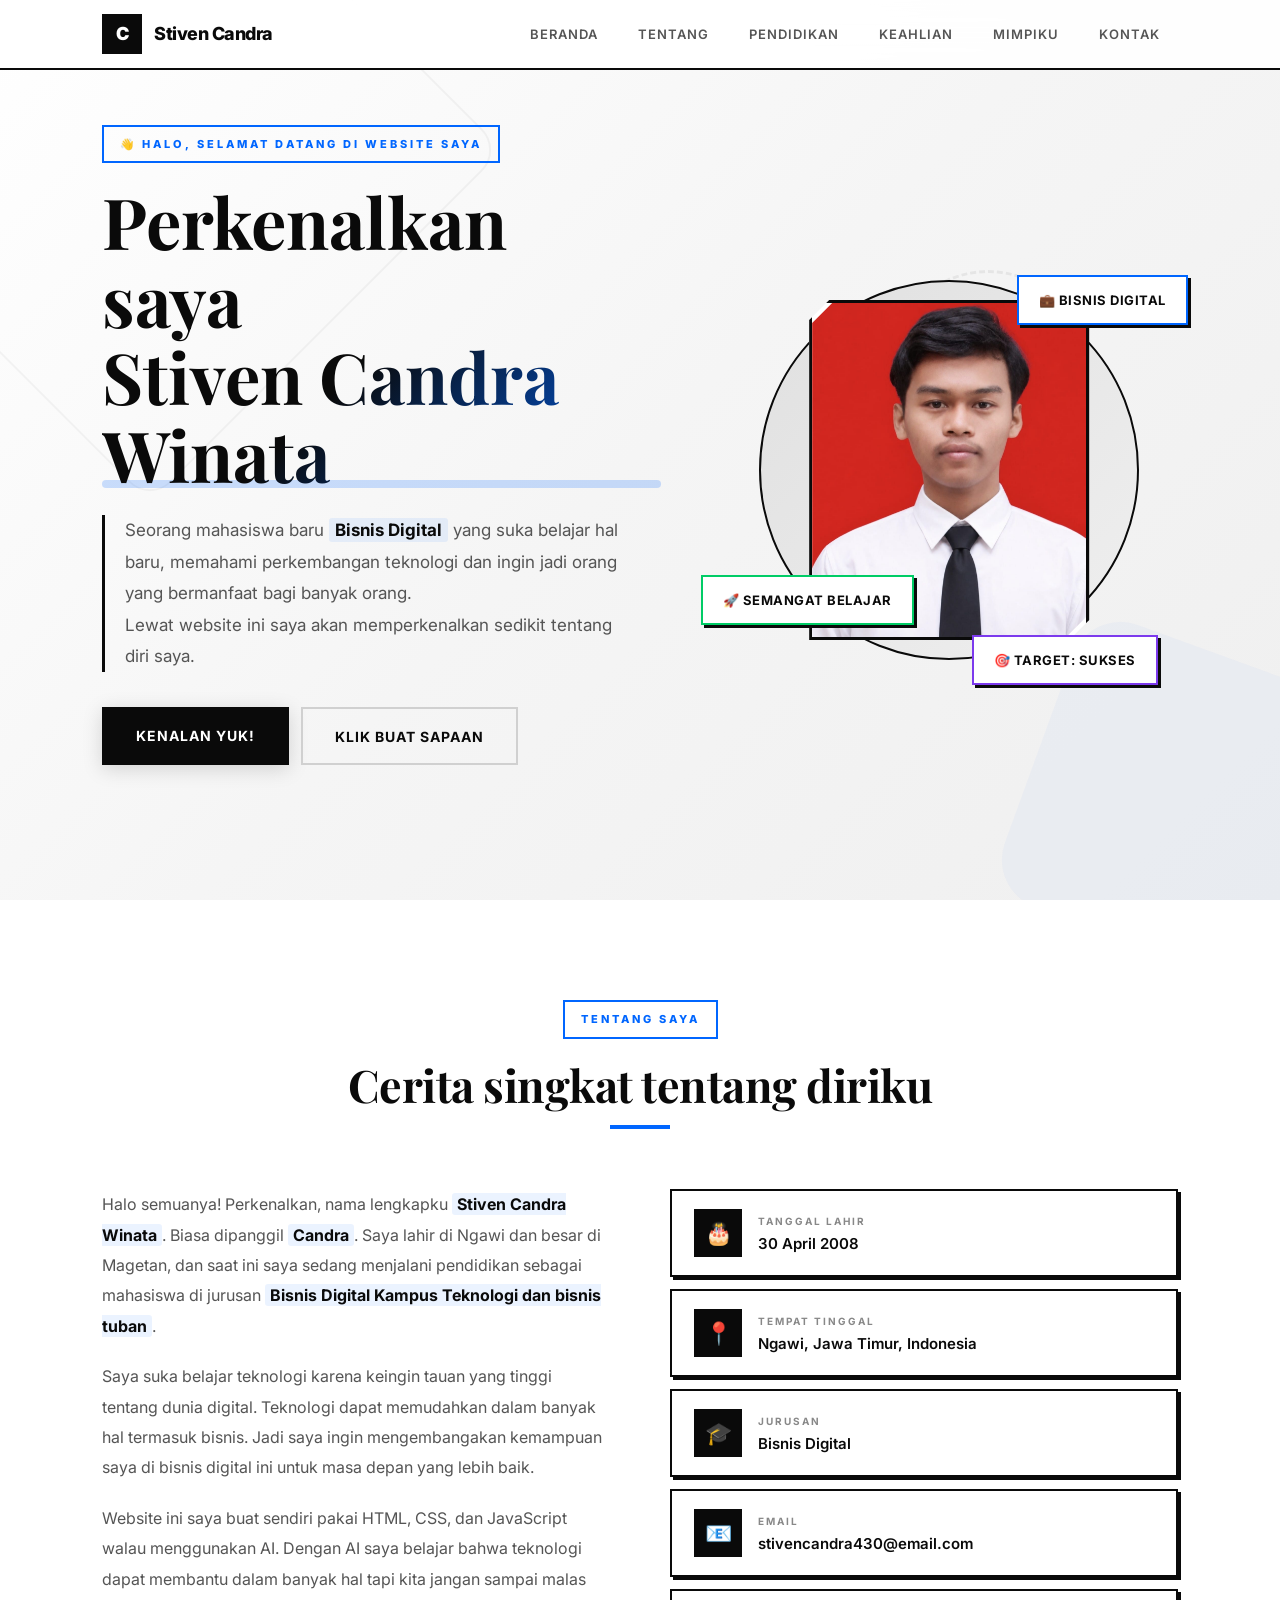
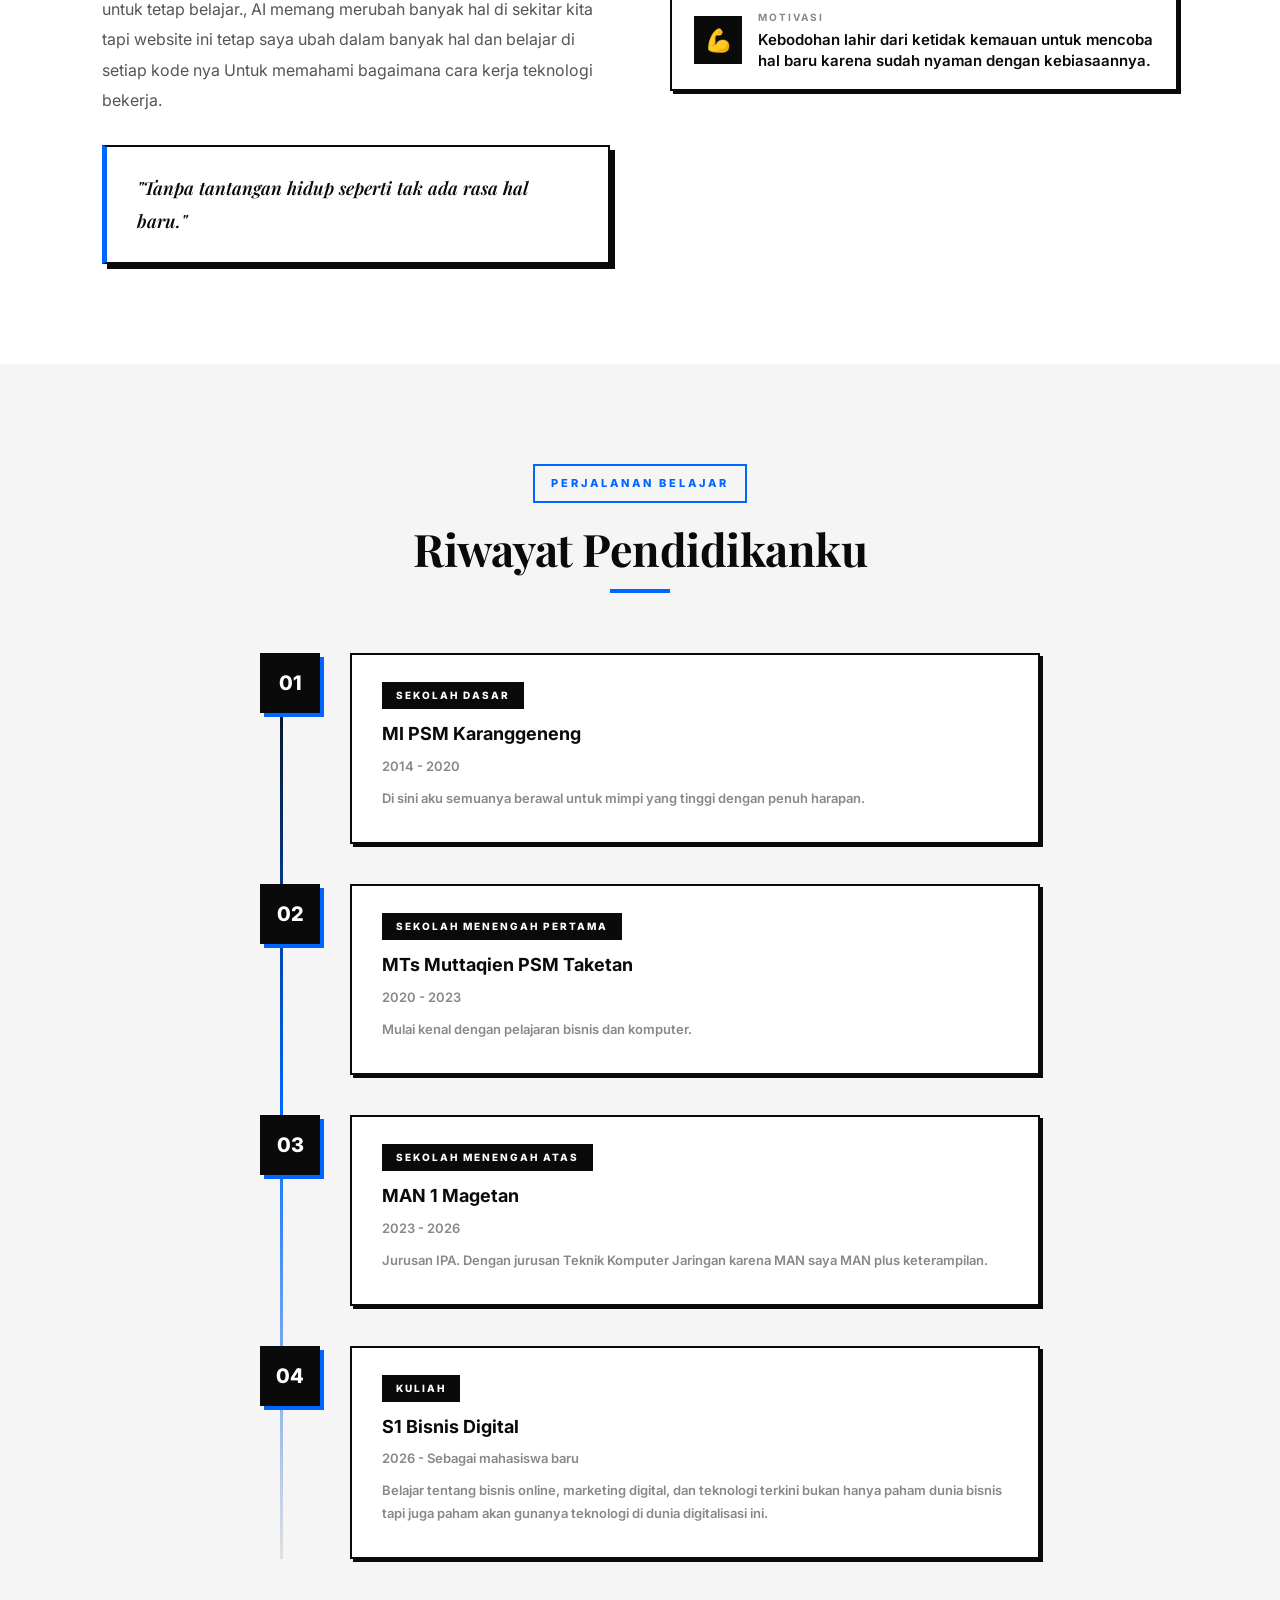
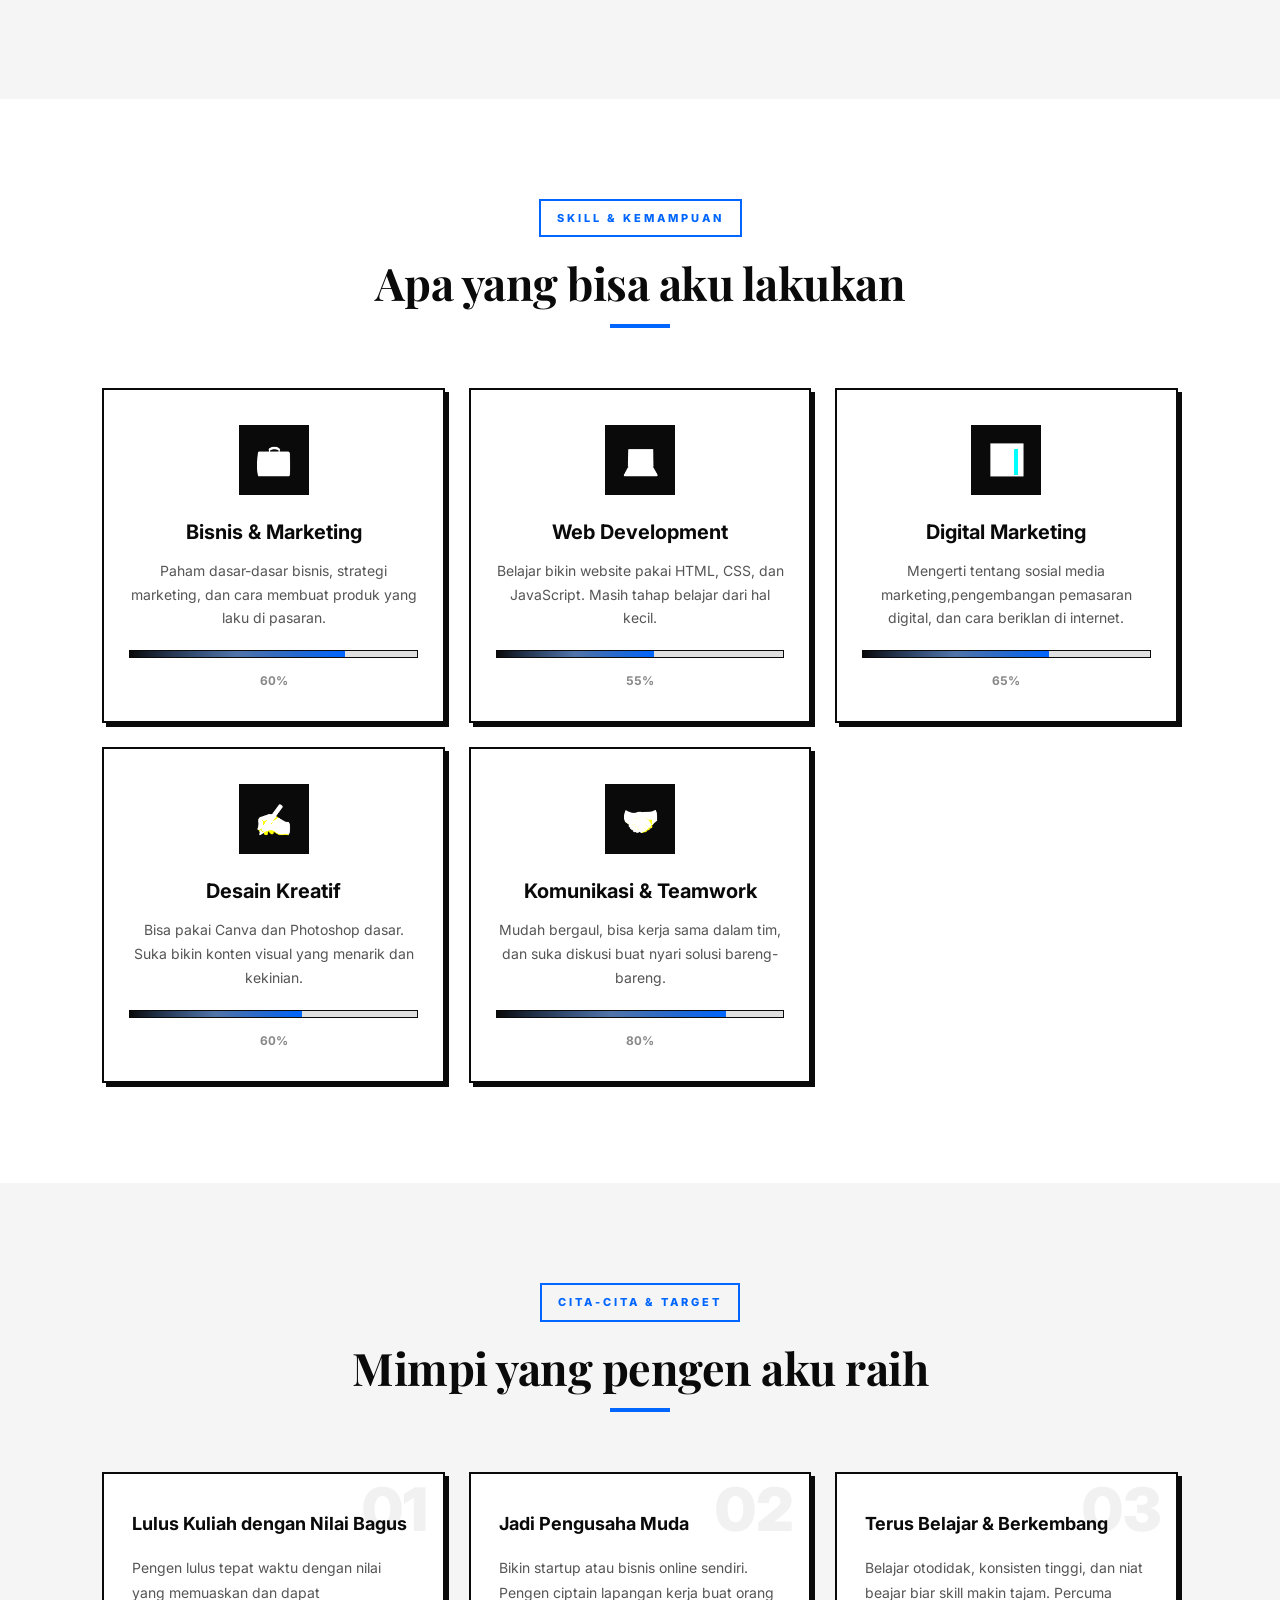
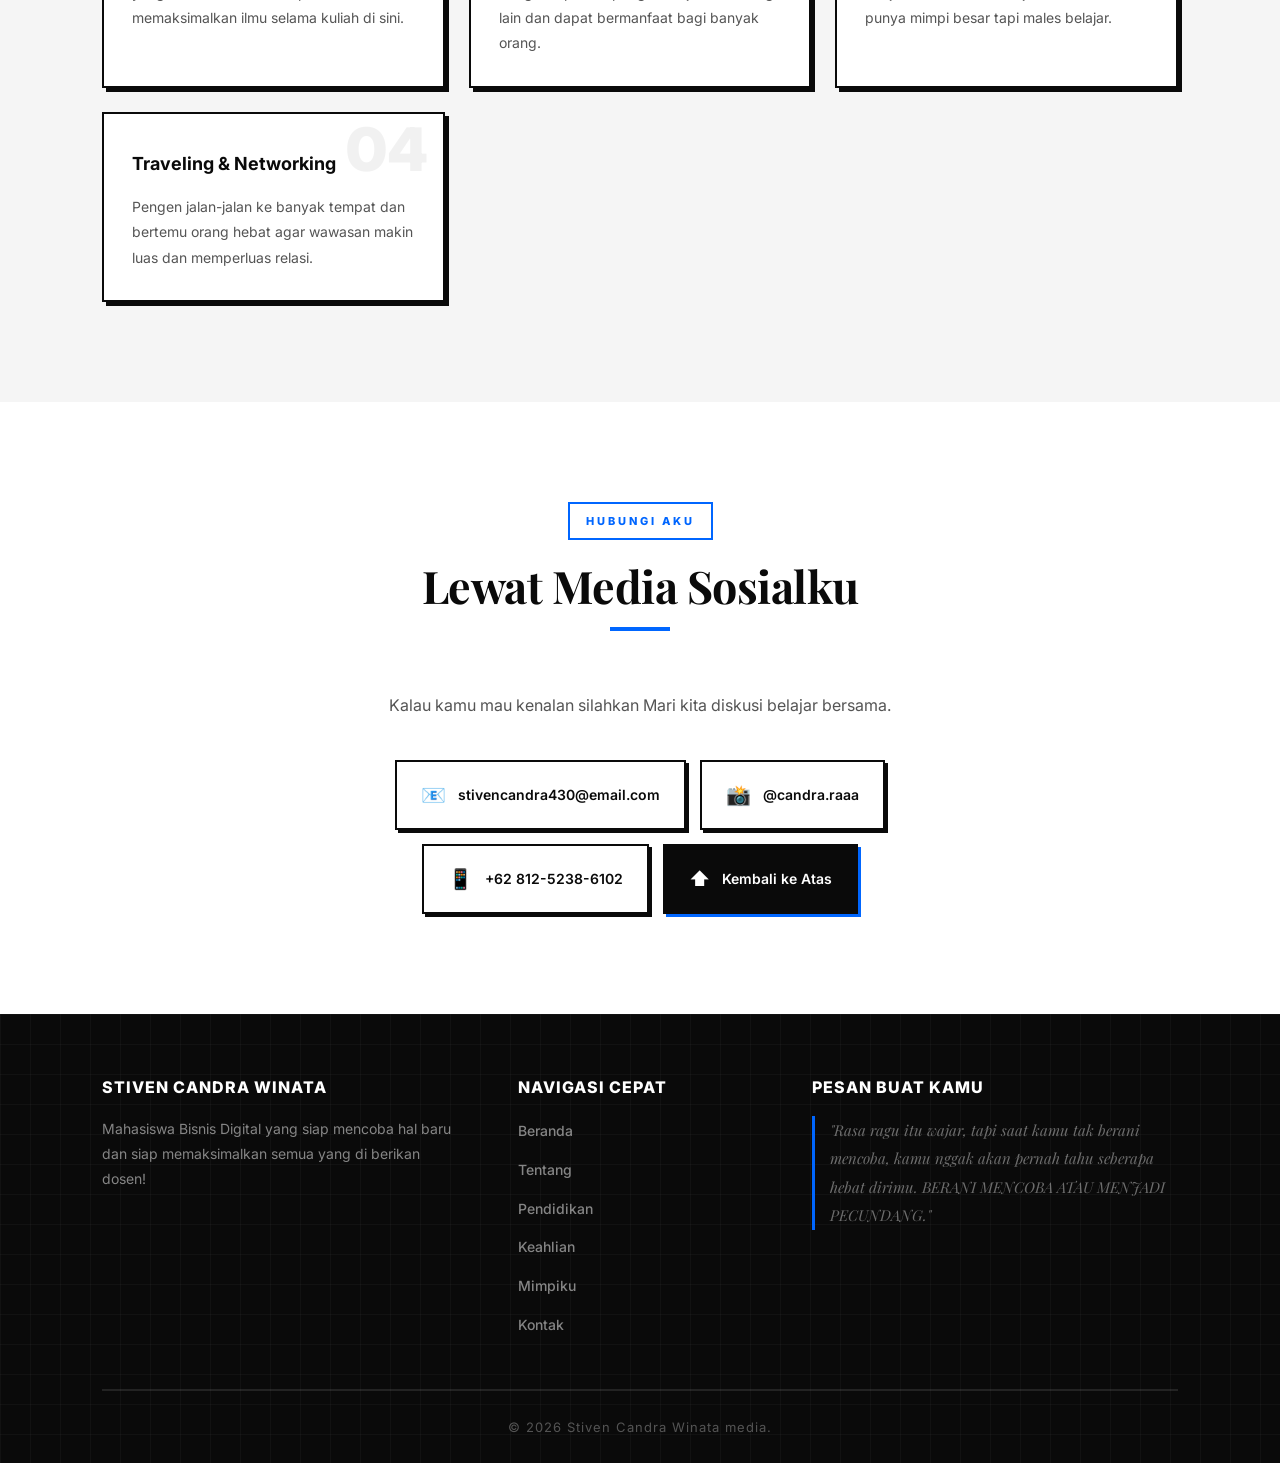
<file: index.html>
<!DOCTYPE html>
<html lang="id">
<head>
  <!--
    ============================================
    INI ADALAH BAGIAN KEPALA / HEAD
    Disini kita kasih tahu browser tentang
    halaman web kita.
    ============================================
  -->

  <!-- meta biar tulisannya bisa baca huruf Indonesia -->
  <meta charset="UTF-8">

  <!-- biar web nya bagus di hp dan komputer -->
  <meta name="viewport" content="width=device-width, initial-scale=1.0">

  <!-- deskripsi singkat tentang website ini -->
  <meta name="description" content="Website perkenalan diri Stiven Candra Winata, mahasiswa Bisnis Digital.">

  <!-- judul yang muncul di tab browser -->
  <title>Stiven Candra Winata | Bisnis Digital</title>

  <!--
    GOOGLE FONTS
    biar hurufnya bagus dan modern
  -->
  <link rel="preconnect" href="https://fonts.googleapis.com">
  <link rel="preconnect" href="https://fonts.gstatic.com" crossorigin>
  <link href="https://fonts.googleapis.com/css2?family=Inter:wght@300;400;500;600;700;800&family=Playfair+Display:ital,wght@0,700;1,600&display=swap" rel="stylesheet">

  <!-- ini file css kita (styling/gaya) -->
  <link rel="stylesheet" href="gaya.css">

  <!-- icon kecil untuk tab browser -->
  <link rel="icon" href="data:image/svg+xml,<svg xmlns='http://www.w3.org/2000/svg' viewBox='0 0 100 100'><text y='.9em' font-size='90'>💼</text></svg>">
</head>
<body>

  <!--
    ============================================
    NAVIGASI / MENU ATAS
    Bagian ini biar pengunjung bisa pindah
    ke bagian lain dengan mudah
    ============================================
  -->
  <header class="navbar" id="navbar">

    <!-- bagian kiri: logo atau nama -->
    <a class="merk" href="#beranda">
      <span class="logo-merk">C</span>
      <span class="teks-merk">Stiven Candra</span>
    </a>

    <!-- tombol menu untuk hp (hamburger) -->
    <button class="tombol-menu" id="tombolMenu" aria-label="Buka menu">
      <span class="garis-menu"></span>
      <span class="garis-menu"></span>
      <span class="garis-menu"></span>
    </button>

    <!-- daftar link menu navigasi -->
    <nav class="tautan-nav" id="tautanNav">
      <a href="#beranda">Beranda</a>
      <a href="#tentang">Tentang</a>
      <a href="#pendidikan">Pendidikan</a>
      <a href="#keahlian">Keahlian</a>
      <a href="#mimpi">Mimpiku</a>
      <a href="#kontak">Kontak</a>
    </nav>
  </header>

  <!--
    ============================================
    KONTEN UTAMA
    Semua isi website ada di sini
    ============================================
  -->
  <main>

    <!--
      ============================================
      BAGIAN 1: BERANDA / HERO
      Ini adalah tampilan pertama yang dilihat
      pengunjung. Harus menarik!
      ============================================
    -->
    <section class="hero" id="beranda">

      <!-- hiasan background biar bagus -->
      <div class="hiasan-hero hiasan-kiri"></div>
      <div class="hiasan-hero hiasan-kanan"></div>
      <div class="hiasan-hero hiasan-bulat"></div>

      <!-- bagian kiri hero: teks -->
      <div class="konten-hero">
        <!-- teks kecil di atas -->
        <p class="teks-atas">👋 HALO, SELAMAT DATANG DI WEBSITE SAYA</p>

        <!-- judul besar -->
        <h1>Perkenalkan saya <span class="warna-aksen">Stiven Candra Winata</span></h1>

        <!-- teks deskripsi -->
        <p class="deskripsi-hero">
          Seorang mahasiswa baru <strong>Bisnis Digital</strong> yang suka belajar hal baru,
          memahami perkembangan teknologi dan ingin jadi orang yang bermanfaat bagi banyak orang. <br>
          Lewat website ini saya akan memperkenalkan sedikit tentang diri saya.
        </p>

        <!-- tombol-tombol -->
        <div class="tombol-hero">
          <a href="#tentang" class="tombol utama">Kenalan Yuk!</a>
          <button class="tombol kedua" id="tombolSapa">Klik buat Sapaan</button>
        </div>

        <!-- tempat munculnya sapaan -->
        <p class="teks-sapa" id="teksSapa"></p>
      </div>

      <!-- bagian kanan hero: ilustrasi / foto -->
      <div class="ilustrasi-hero">
        <!-- lingkaran background -->
        <div class="lingkaran-belakang"></div>

        <!-- bingkai foto -->
        <div class="bingkai-foto">
          <div class="tempat-foto">
            <img src = "candra.jpeg" alt="Foto candra" class="foto-profil">
          </div>
        </div>

        <!-- kartu kecil yang melayang -->
        <div class="kartu-terbang kartu-1">💼 Bisnis Digital</div>
        <div class="kartu-terbang kartu-2">🚀 Semangat Belajar</div>
        <div class="kartu-terbang kartu-3">🎯 Target: Sukses</div>
      </div>
    </section>

    <!--
      ============================================
      BAGIAN 2: TENTANG SAYA
      Disini aku cerita tentang diriku
      ============================================
    -->
    <section class="bagian tentang" id="tentang">

      <!-- judul bagian -->
      <div class="kepala-bagian">
        <p class="teks-atas">TENTANG SAYA</p>
        <h2>Cerita singkat tentang diriku</h2>
        <div class="garis-bawah"></div>
      </div>

      <!-- isi tentang -->
      <div class="grid-tentang">

        <!-- kolom kiri: cerita -->
        <article class="cerita-tentang">
          <p>
            Halo semuanya! Perkenalkan, nama lengkapku <strong>Stiven Candra Winata</strong>.
            Biasa dipanggil <strong>Candra</strong>.
            Saya lahir di Ngawi dan besar di Magetan, dan saat ini saya sedang menjalani
            pendidikan sebagai mahasiswa di jurusan <strong>Bisnis Digital Kampus Teknologi dan bisnis tuban</strong>.
          </p>
          <p>
            Saya suka belajar teknologi karena keingin tauan yang tinggi tentang dunia digital.
            Teknologi dapat memudahkan dalam banyak hal termasuk bisnis.
            Jadi saya ingin mengembangakan kemampuan saya di bisnis digital ini untuk masa depan yang lebih baik.
          </p>
          <p>
            Website ini saya buat sendiri pakai HTML, CSS, dan JavaScript walau menggunakan AI.
            Dengan AI saya belajar bahwa teknologi dapat membantu dalam banyak hal tapi kita jangan sampai malas untuk tetap belajar.,
            AI memang merubah banyak hal di sekitar kita tapi website ini tetap saya ubah dalam banyak hal dan belajar di setiap kode nya
            Untuk memahami bagaimana cara kerja teknologi bekerja.
          </p>

          <!-- kata mutiara -->
          <blockquote>
            "Tanpa tantangan hidup seperti tak ada rasa hal baru."
          </blockquote>
        </article>

        <!-- kolom kanan: data diri -->
        <div class="daftar-fakta">
          <!-- fakta 1 -->
          <div class="item-fakta">
            <span class="ikon-fakta">🎂</span>
            <div>
              <small>Tanggal Lahir</small>
              <b>30 April 2008</b>
            </div>
          </div>

          <!-- fakta 2 -->
          <div class="item-fakta">
            <span class="ikon-fakta">📍</span>
            <div>
              <small>Tempat Tinggal</small>
              <b>Ngawi, Jawa Timur, Indonesia</b>
            </div>
          </div>

          <!-- fakta 3 -->
          <div class="item-fakta">
            <span class="ikon-fakta">🎓</span>
            <div>
              <small>Jurusan</small>
              <b>Bisnis Digital</b>
            </div>
          </div>

          <!-- fakta 4 -->
          <div class="item-fakta">
            <span class="ikon-fakta">📧</span>
            <div>
              <small>Email</small>
              <b>stivencandra430@email.com</b>
            </div>
          </div>

          <!-- fakta 5 -->
          <div class="item-fakta">
            <span class="ikon-fakta">💪</span>
            <div>
              <small>Motivasi</small>
              <b>Kebodohan lahir dari ketidak kemauan untuk mencoba hal baru karena sudah nyaman dengan kebiasaannya.</b>
            </div>
          </div>
        </div>
      </div>
    </section>

    <!--
      ============================================
      BAGIAN 3: PENDIDIKAN
      Cerita tentang sekolah dan kuliahku
      ============================================
    -->
    <section class="bagian pendidikan" id="pendidikan">

      <!-- judul bagian -->
      <div class="kepala-bagian">
        <p class="teks-atas">PERJALANAN BELAJAR</p>
        <h2>Riwayat Pendidikanku</h2>
        <div class="garis-bawah"></div>
      </div>

      <!-- timeline pendidikan -->
      <div class="jalur-waktu">

        <!-- item 1 -->
        <div class="item-jalur">
          <div class="nomor-jalur">01</div>
          <div class="konten-jalur">
            <span class="label-jalur">Sekolah Dasar</span>
            <h3>MI PSM Karanggeneng</h3>
            <p>2014 - 2020</p>
            <p class="detail-jalur">Di sini aku semuanya berawal untuk mimpi yang tinggi dengan penuh harapan.</p>
          </div>
        </div>

        <!-- item 2 -->
        <div class="item-jalur">
          <div class="nomor-jalur">02</div>
          <div class="konten-jalur">
            <span class="label-jalur">Sekolah Menengah Pertama</span>
            <h3>MTs Muttaqien PSM Taketan</h3>
            <p>2020 - 2023</p>
            <p class="detail-jalur">Mulai kenal dengan pelajaran bisnis dan komputer.</p>
          </div>
        </div>

        <!-- item 3 -->
        <div class="item-jalur">
          <div class="nomor-jalur">03</div>
          <div class="konten-jalur">
            <span class="label-jalur">Sekolah Menengah Atas</span>
            <h3>MAN 1 Magetan</h3>
            <p>2023 - 2026</p>
            <p class="detail-jalur">Jurusan IPA. Dengan jurusan Teknik Komputer Jaringan karena MAN saya MAN plus keterampilan.</p>
          </div>
        </div>

        <!-- item 4 -->
        <div class="item-jalur">
          <div class="nomor-jalur">04</div>
          <div class="konten-jalur">
            <span class="label-jalur">Kuliah</span>
            <h3>S1 Bisnis Digital</h3>
            <p>2026 - Sebagai mahasiswa baru</p>
            <p class="detail-jalur"> Belajar tentang bisnis online, marketing digital, dan teknologi terkini bukan hanya paham dunia bisnis tapi juga paham akan gunanya teknologi di dunia digitalisasi ini.</p>
          </div>
        </div>
      </div>
    </section>

    <!--
      ============================================
      BAGIAN 4: KEAHLIAN
      Skill dan kemampuan yang aku punya
      ============================================
    -->
    <section class="bagian keahlian" id="keahlian">

      <!-- judul bagian -->
      <div class="kepala-bagian">
        <p class="teks-atas">SKILL & KEMAMPUAN</p>
        <h2>Apa yang bisa aku lakukan</h2>
        <div class="garis-bawah"></div>
      </div>

      <!-- grid kartu keahlian -->
      <div class="grid-keahlian">

        <!-- kartu 1 -->
        <div class="kartu-keahlian">
          <div class="lingkaran-ikon">
            <span class="ikon-keahlian">💼</span>
          </div>
          <h3>Bisnis & Marketing</h3>
          <p>Paham dasar-dasar bisnis, strategi marketing, dan cara membuat produk yang laku di pasaran.</p>
          <div class="bar-level">
            <div class="level" style="width: 75%;"></div>
          </div>
          <span class="teks-level">60%</span>
        </div>

        <!-- kartu 2 -->
        <div class="kartu-keahlian">
          <div class="lingkaran-ikon">
            <span class="ikon-keahlian">💻</span>
          </div>
          <h3>Web Development</h3>
          <p>Belajar bikin website pakai HTML, CSS, dan JavaScript. Masih tahap belajar dari hal kecil.</p>
          <div class="bar-level">
            <div class="level" style="width: 55%;"></div>
          </div>
          <span class="teks-level">55%</span>
        </div>

        <!-- kartu 3 -->
        <div class="kartu-keahlian">
          <div class="lingkaran-ikon">
            <span class="ikon-keahlian">📊</span>
          </div>
          <h3>Digital Marketing</h3>
          <p>Mengerti tentang sosial media marketing,pengembangan pemasaran digital, dan cara beriklan di internet.</p>
          <div class="bar-level">
            <div class="level" style="width: 65%;"></div>
          </div>
          <span class="teks-level">65%</span>
        </div>

        <!-- kartu 4 -->
        <div class="kartu-keahlian">
          <div class="lingkaran-ikon">
            <span class="ikon-keahlian">✍️</span>
          </div>
          <h3>Desain Kreatif</h3>
          <p>Bisa pakai Canva dan Photoshop dasar. Suka bikin konten visual yang menarik dan kekinian.</p>
          <div class="bar-level">
            <div class="level" style="width: 60%;"></div>
          </div>
          <span class="teks-level">60%</span>
        </div>

        <!-- kartu 5 -->
        <div class="kartu-keahlian">
          <div class="lingkaran-ikon">
            <span class="ikon-keahlian">🤝</span>
          </div>
          <h3>Komunikasi & Teamwork</h3>
          <p>Mudah bergaul, bisa kerja sama dalam tim, dan suka diskusi buat nyari solusi bareng-bareng.</p>
          <div class="bar-level">
            <div class="level" style="width: 80%;"></div>
          </div>
          <span class="teks-level">80%</span>
        </div>

        <!-- kartu 6 -->
        <div class="kartu-keahlian">
          <div class="lingkaran-ikon">
            <span class="ikon-keahlian">🌐</span>
          </div>
          <h3>Bahasa Inggris</h3>
          <p>Masih dalam tahap belajar dalam menggunakan bahasa inggris, masih belajar biar makin lancar.</p>
          <div class="bar-level">
            <div class="level" style="width: 50%;"></div>
          </div>
          <span class="teks-level">40%</span>
        </div>
      </div>
    </section>

    <!--
      ============================================
      BAGIAN 5: MIMPIKU
      Cita-cita dan target ke depannya
      ============================================
    -->
    <section class="bagian mimpi" id="mimpi">

      <!-- judul bagian -->
      <div class="kepala-bagian">
        <p class="teks-atas">CITA-CITA & TARGET</p>
        <h2>Mimpi yang pengen aku raih</h2>
        <div class="garis-bawah"></div>
      </div>

      <!-- grid 3 kolom untuk mimpi -->
      <div class="grid-mimpi">

        <!-- kartu mimpi 1 -->
        <div class="kartu-mimpi">
          <div class="angka-mimpi">01</div>
          <h3>Lulus Kuliah dengan Nilai Bagus</h3>
          <p>Pengen lulus tepat waktu dengan nilai yang memuaskan dan dapat memaksimalkan ilmu selama kuliah di sini.</p>
        </div>

        <!-- kartu mimpi 2 -->
        <div class="kartu-mimpi">
          <div class="angka-mimpi">02</div>
          <h3>Jadi Pengusaha Muda</h3>
          <p>Bikin startup atau bisnis online sendiri. Pengen ciptain lapangan kerja buat orang lain dan dapat bermanfaat bagi banyak orang.</p>
        </div>

        <!-- kartu mimpi 3 -->
        <div class="kartu-mimpi">
          <div class="angka-mimpi">03</div>
          <h3>Terus Belajar & Berkembang</h3>
          <p>Belajar otodidak, konsisten tinggi, dan niat beajar biar skill makin tajam. Percuma punya mimpi besar tapi males belajar.</p>
        </div>

        <!-- kartu mimpi 4 -->
        <div class="kartu-mimpi">
          <div class="angka-mimpi">04</div>
          <h3>Traveling & Networking</h3>
          <p>Pengen jalan-jalan ke banyak tempat dan bertemu orang hebat agar wawasan makin luas dan memperluas relasi.</p>
        </div>

        <!-- kartu mimpi 5 -->
        <div class="kartu-mimpi">
          <div class="angka-mimpi">05</div>
          <h3>Bisa Bermanfaat buat Orang Lain</h3>
          <p>Bisa berbagi dalam hal apapun itu mulai dari materi dan ilmu.</p>
        </div>

        <!-- kartu mimpi 6 -->
        <div class="kartu-mimpi">
          <div class="angka-mimpi">06</div>
          <h3>Bisa Kerja di Rumah</h3>
          <p>Bisnis digital dapat bekerja di mana saja, makanya saya ingin kerja santai di rumah.</p>
        </div>
      </div>
    </section>

    <!--
      ============================================
      BAGIAN 6: KONTAK
      Biar pengunjung bisa hubungi aku
      ============================================
    -->
    <section class="bagian kontak" id="kontak">

      <!-- judul bagian -->
      <div class="kepala-bagian">
<p class="teks-atas">HUBUNGI AKU</p>
        <h2>Lewat Media Sosialku</h2>
        <div class="garis-bawah"></div>
      </div>

      <p class="teks-kontak">
        Kalau kamu mau kenalan silahkan Mari kita diskusi belajar bersama.
      </p>

      <!-- link-link kontak -->
      <div class="tautan-kontak">
        <!-- email -->
<a href="mailto:stivencandra430@email.com" class="kartu-link">
          <span class="ikon-link">📧</span>
          <span>stivencandra430@email.com</span>
        </a>

        <!-- instagram -->
        <a href="https://www.instagram.com/candra.raaa" target="_blank" class="kartu-link">
          <span class="ikon-link">📸</span>
          <span>@candra.raaa</span>
        </a>

        <!-- WhatsApp -->
        <a href="https://wa.me/6281252386102" target="_blank" class="kartu-link">
          <span class="ikon-link">📱</span>
          <span>+62 812-5238-6102</span>
        </a>

        <!-- kembali ke atas -->
        <a href="#beranda" class="kartu-link kembali">
          <span class="ikon-link">⬆️</span>
          <span>Kembali ke Atas</span>
        </a>
      </div>
    </section>

  </main>

  <!--
    ============================================
    FOOTER / BAGIAN BAWAH
    Penutup website
    ============================================
  -->
  <footer class="kaki">
    <div class="konten-kaki">
      <div class="kolom-kaki">
        <h4>Stiven Candra Winata</h4>
        <p>Mahasiswa Bisnis Digital yang siap mencoba hal baru dan siap memaksimalkan semua yang di berikan dosen!</p>
      </div>
      <div class="kolom-kaki">
        <h4>Navigasi Cepat</h4>
        <ul>
          <li><a href="#beranda">Beranda</a></li>
          <li><a href="#tentang">Tentang</a></li>
          <li><a href="#pendidikan">Pendidikan</a></li>
          <li><a href="#keahlian">Keahlian</a></li>
          <li><a href="#mimpi">Mimpiku</a></li>
          <li><a href="#kontak">Kontak</a></li>
        </ul>
      </div>
      <div class="kolom-kaki">
        <h4>Pesan buat Kamu</h4>
        <p class="pesan-kaki">
          "Rasa ragu itu wajar, tapi saat kamu tak berani mencoba, kamu nggak akan pernah tahu seberapa hebat dirimu. BERANI MENCOBA ATAU MENJADI PECUNDANG."
        </p>
      </div>
    </div>
    <div class="bawah-kaki">
      <p>&copy; 2026 Stiven Candra Winata media.</p>
    </div>
  </footer>

  <!-- file JavaScript kita -->
  <script src="skrip.js"></script>
</body>
</html>
</file>
<file: gaya.css>
/* =============================================
   GAYA.CSS - File Styling Website
   
   Tema: DIGITAL BOLD - Modern, Edgy, Techy
   Website: Stiven Candra Winata | Bisnis Digital
   
   Biar keliatan digital dan berani!
   - Stiven Candra Winata
   ============================================= */

/* =============================================
   BAGIAN 1: VARIABEL WARNA
   ============================================= */

:root {
  /* putih */
  --putih: #ffffff;
  --putih-gelap: #f5f5f5;
  --putih-abu: #efefef;
  
  /* abu-abu */
  --abu-muda: #e0e0e0;
  --abu-border: #d0d0d0;
  --abu-tulisan: #888888;
  --abu-gelap: #555555;
  --abu-tua: #333333;
  
  /* hitam */
  --hitam: #0a0a0a;
  --hitam-ringan: #1a1a1a;
  --hitam-sedang: #2a2a2a;
  
  /* aksen digital */
  --biru-neon: #0066ff;
  --biru-gelap: #0044cc;
  --biru-terang: #4d94ff;
  --hijau-neon: #00cc66;
  --ungu-neon: #7c3aed;
  --merah-neon: #ff3366;
  --kuning-neon: #ffcc00;
  
  /* bayangan tajam */
  --bayangan: 0 4px 20px rgba(0, 0, 0, 0.08);
  --bayangan-tebal: 0 10px 40px rgba(0, 0, 0, 0.12);
  --bayangan-super: 0 20px 60px rgba(0, 0, 0, 0.15);
  --glow-biru: 0 0 30px rgba(0, 102, 255, 0.2);
  --glow-hijau: 0 0 30px rgba(0, 204, 102, 0.2);
  
  /* sudut */
  --sudut: 12px;
  --sudut-bulat: 50px;
  --sudut-0: 0px;
}

/* =============================================
   BAGIAN 2: RESET & DASAR
   ============================================= */

* {
  margin: 0;
  padding: 0;
  box-sizing: border-box;
}

html {
  scroll-behavior: smooth;
}

body {
  margin: 0;
  padding: 0;
  color: var(--hitam);
  background: var(--putih-gelap);
  font-family: 'Inter', -apple-system, BlinkMacSystemFont, sans-serif;
  font-size: 16px;
  line-height: 1.7;
  overflow-x: hidden;
}

/* background pattern digital */
body::before {
  content: '';
  position: fixed;
  top: 0;
  left: 0;
  width: 100%;
  height: 100%;
  background-image: 
    linear-gradient(rgba(0,0,0,0.03) 1px, transparent 1px),
    linear-gradient(90deg, rgba(0,0,0,0.03) 1px, transparent 1px);
  background-size: 40px 40px;
  pointer-events: none;
  z-index: -1;
}

/* =============================================
   BAGIAN 3: NAVIGASI - BOLD
   ============================================= */

.navbar {
  width: 100%;
  min-height: 70px;
  display: flex;
  align-items: center;
  justify-content: space-between;
  padding: 0 8%;
  background: rgba(255, 255, 255, 0.9);
  border-bottom: 2px solid var(--hitam);
  position: fixed;
  top: 0;
  left: 0;
  z-index: 1000;
  backdrop-filter: blur(20px);
  transition: all 0.3s ease;
}

.navbar.bergeser {
  box-shadow: 0 4px 30px rgba(0, 0, 0, 0.1);
  min-height: 60px;
}

/* logo */
.merk {
  display: flex;
  align-items: center;
  gap: 12px;
  text-decoration: none;
}

.logo-merk {
  width: 40px;
  height: 40px;
  display: flex;
  align-items: center;
  justify-content: center;
  background: var(--hitam);
  color: var(--putih);
  font-size: 18px;
  font-weight: 900;
  border-radius: var(--sudut-0);
  clip-path: polygon(0 0, 100% 0, 100% 100%, 0 100%);
  transition: all 0.3s ease;
}

.merk:hover .logo-merk {
  clip-path: polygon(0 0, 100% 10%, 90% 100%, 0 90%);
  background: var(--biru-neon);
}

.teks-merk {
  font-size: 18px;
  font-weight: 800;
  color: var(--hitam);
  letter-spacing: -0.5px;
}

/* navigasi */
.tautan-nav {
  display: flex;
  gap: 4px;
  align-items: center;
}

.tautan-nav a {
  color: var(--abu-gelap);
  font-size: 13px;
  font-weight: 600;
  text-decoration: none;
  padding: 10px 18px;
  border-radius: 6px;
  transition: all 0.25s ease;
  text-transform: uppercase;
  letter-spacing: 1px;
  position: relative;
}

.tautan-nav a:hover {
  color: var(--putih);
  background: var(--hitam);
  transform: translateY(-2px);
  box-shadow: 0 4px 15px rgba(0,0,0,0.15);
}

/* active link */
.tautan-nav a:active {
  transform: translateY(0) scale(0.95);
}

/* tombol menu */
.tombol-menu {
  display: none;
  border: 2px solid var(--hitam);
  background: transparent;
  cursor: pointer;
  padding: 8px 10px;
  flex-direction: column;
  gap: 4px;
  border-radius: 6px;
  transition: all 0.3s ease;
}

.tombol-menu:hover {
  background: var(--hitam);
}

.tombol-menu:hover .garis-menu {
  background: var(--putih);
}

.garis-menu {
  display: block;
  width: 22px;
  height: 2.5px;
  background: var(--hitam);
  border-radius: 2px;
  transition: all 0.3s ease;
}

/* =============================================
   BAGIAN 4: HERO - DIGITAL BOLD
   ============================================= */

.hero {
  min-height: 100vh;
  padding: 120px 8% 80px;
  display: grid;
  grid-template-columns: 1.1fr 0.9fr;
  align-items: center;
  gap: 60px;
  position: relative;
  overflow: hidden;
  background: linear-gradient(135deg, var(--putih) 0%, var(--putih-gelap) 50%, var(--putih-abu) 100%);
}

/* hiasan geometris */
.hiasan-hero {
  position: absolute;
  pointer-events: none;
}

.hiasan-kiri {
  width: 500px;
  height: 500px;
  border: 2px solid rgba(0,0,0,0.04);
  top: -100px;
  left: -100px;
  transform: rotate(45deg);
  border-radius: 30px;
}

.hiasan-kanan {
  width: 300px;
  height: 300px;
  background: rgba(0, 102, 255, 0.03);
  bottom: -50px;
  right: -50px;
  border-radius: 50px;
  transform: rotate(20deg);
}

.hiasan-bulat {
  width: 200px;
  height: 200px;
  border: 3px dashed rgba(0,0,0,0.06);
  top: 30%;
  right: 15%;
  border-radius: 50%;
  animation: spin 30s linear infinite;
}

@keyframes spin {
  0% { transform: rotate(0deg); }
  100% { transform: rotate(360deg); }
}

/* konten hero */
.konten-hero {
  position: relative;
  z-index: 2;
}

/* teks atas */
.teks-atas {
  display: inline-flex;
  align-items: center;
  gap: 8px;
  color: var(--biru-neon);
  font-size: 11px;
  font-weight: 800;
  letter-spacing: 3px;
  text-transform: uppercase;
  margin-bottom: 20px;
  padding: 8px 16px;
  border: 2px solid var(--biru-neon);
  background: transparent;
  position: relative;
  overflow: hidden;
}

.teks-atas::before {
  content: '';
  position: absolute;
  top: 0;
  left: -100%;
  width: 100%;
  height: 100%;
  background: var(--biru-neon);
  transition: all 0.4s ease;
  z-index: -1;
}

.teks-atas:hover::before {
  left: 0;
}

.teks-atas:hover {
  color: var(--putih);
}

/* h1 */
h1 {
  font-family: 'Playfair Display', serif;
  font-size: clamp(42px, 5.5vw, 72px);
  font-weight: 700;
  line-height: 1.1;
  margin-bottom: 22px;
  color: var(--hitam);
}

.warna-aksen {
  color: var(--hitam);
  position: relative;
  display: inline-block;
  background: linear-gradient(135deg, var(--hitam) 40%, var(--biru-neon) 100%);
  -webkit-background-clip: text;
  -webkit-text-fill-color: transparent;
  background-clip: text;
}

.warna-aksen::after {
  content: '';
  position: absolute;
  bottom: 5px;
  left: 0;
  width: 100%;
  height: 8px;
  background: var(--biru-neon);
  opacity: 0.2;
  z-index: -1;
  border-radius: 4px;
}

/* deskripsi */
.deskripsi-hero {
  max-width: 520px;
  color: var(--abu-gelap);
  font-size: 17px;
  line-height: 1.85;
  margin-bottom: 35px;
  font-weight: 400;
  border-left: 3px solid var(--hitam);
  padding-left: 20px;
}

.deskripsi-hero strong {
  color: var(--hitam);
  font-weight: 700;
  background: rgba(0, 102, 255, 0.08);
  padding: 2px 6px;
  border-radius: 3px;
}

/* tombol */
.tombol-hero {
  display: flex;
  gap: 12px;
  flex-wrap: wrap;
}

.tombol {
  padding: 15px 32px;
  border: 2px solid var(--hitam);
  cursor: pointer;
  font-family: 'Inter', sans-serif;
  font-size: 14px;
  font-weight: 700;
  text-decoration: none;
  transition: all 0.25s cubic-bezier(0.22, 1, 0.36, 1);
  display: inline-flex;
  align-items: center;
  gap: 8px;
  text-transform: uppercase;
  letter-spacing: 1px;
  position: relative;
  overflow: hidden;
}

.tombol.utama {
  color: var(--putih);
  background: var(--hitam);
  border-color: var(--hitam);
  box-shadow: 0 4px 20px rgba(0,0,0,0.15);
}

.tombol.utama:hover {
  background: var(--biru-neon);
  border-color: var(--biru-neon);
  transform: translateY(-3px);
  box-shadow: var(--glow-biru);
}

.tombol.utama:active {
  transform: translateY(0) scale(0.97);
}

.tombol.kedua {
  color: var(--hitam);
  background: transparent;
  border-color: var(--abu-border);
}

.tombol.kedua:hover {
  border-color: var(--hitam);
  background: var(--hitam);
  color: var(--putih);
  transform: translateY(-3px);
  box-shadow: 0 8px 25px rgba(0,0,0,0.1);
}

/* teks sapaan */
.teks-sapa {
  min-height: 30px;
  margin-top: 20px;
  color: var(--hitam);
  font-size: 15px;
  font-weight: 600;
  opacity: 0;
  transform: translateY(10px) scale(0.95);
  transition: all 0.4s cubic-bezier(0.22, 1, 0.36, 1);
  padding: 12px 20px;
  background: var(--putih);
  border: 2px solid var(--hitam);
  box-shadow: 4px 4px 0 var(--hitam);
}

.teks-sapa.muncul {
  opacity: 1;
  transform: translateY(0) scale(1);
}

/* =============================================
   BAGIAN 5: ILUSTRASI HERO
   ============================================= */

.ilustrasi-hero {
  min-height: 450px;
  position: relative;
  display: flex;
  align-items: center;
  justify-content: center;
}

.lingkaran-belakang {
  width: 380px;
  height: 380px;
  border-radius: 50%;
  background: linear-gradient(135deg, var(--abu-muda), var(--putih-abu));
  position: absolute;
  top: 50%;
  left: 50%;
  transform: translate(-50%, -50%);
  border: 2px solid var(--hitam);
  animation: pulse 3s ease-in-out infinite;
}

@keyframes pulse {
  0%, 100% { transform: translate(-50%, -50%) scale(1); }
  50% { transform: translate(-50%, -50%) scale(1.02); }
}

.bingkai-foto {
  width: 280px;
  height: 340px;
  background: var(--putih);
  border: 3px solid var(--hitam);
  box-shadow: 8px 8px 0 var(--hitam);
  position: relative;
  z-index: 2;
  transition: all 0.3s ease;
  clip-path: polygon(20px 0, 100% 0, 100% calc(100% - 20px), calc(100% - 20px) 100%, 0 100%, 0 20px);
}

.bingkai-foto:hover {
  transform: rotate(-1deg) scale(1.02);
  box-shadow: 12px 12px 0 var(--hitam);
}

.tempat-foto {
  width: 100%;
  height: 100%;
  object-fit: cover;
  display: block;
  align-items: center;
  justify-content: center;
  background: linear-gradient(135deg, var(--putih-abu), var(--abu-muda));
  overflow: hidden;
  position: relative;
  clip-path: polygon(20px 0, 100% 0, 100% calc(100% - 20px), calc(100% - 20px) 100%, 0 100%, 0 20px);
}
.foto-profil {
  width: 100%;
  height: 100%;
  object-fit: cover;
  display: block;
  transition: all 0.3s ease;
}

.bingkai-foto:hover .foto-profil {
  transform: scale(1.05);
  transition: all 0.3s ease;
}

/* kartu terbang - lebih bold */
.kartu-terbang {
  position: absolute;
  padding: 12px 20px;
  background: var(--putih);
  border: 2px solid var(--hitam);
  font-size: 13px;
  font-weight: 700;
  color: var(--hitam);
  z-index: 3;
  text-transform: uppercase;
  letter-spacing: 0.5px;
  transition: all 0.2s ease;
  box-shadow: 3px 3px 0 var(--hitam);
}

.kartu-terbang:hover {
  transform: translate(-2px, -2px) !important;
  box-shadow: 6px 6px 0 var(--hitam);
}

.kartu-1 {
  top: 30px;
  right: -10px;
  animation: float1 4s ease-in-out infinite;
  border-color: var(--biru-neon);
}

@keyframes float1 {
  0%, 100% { transform: translateY(0); }
  50% { transform: translateY(-18px); }
}

.kartu-2 {
  bottom: 70px;
  left: -20px;
  animation: float2 4.5s ease-in-out infinite;
  animation-delay: 0.5s;
  border-color: var(--hijau-neon);
}

@keyframes float2 {
  0%, 100% { transform: translateY(0); }
  50% { transform: translateY(-15px) rotate(2deg); }
}

.kartu-3 {
  bottom: 10px;
  right: 20px;
  animation: float3 5s ease-in-out infinite;
  animation-delay: 1s;
  border-color: var(--ungu-neon);
}

@keyframes float3 {
  0%, 100% { transform: translateY(0) scale(1); }
  50% { transform: translateY(-20px) scale(1.03); }
}

/* =============================================
   BAGIAN 6: GAYA UMUM BAGIAN
   ============================================= */

.bagian {
  padding: 100px 8%;
  position: relative;
}

.bagian:nth-child(even) {
  background: var(--putih);
}

.bagian:nth-child(odd) {
  background: var(--putih-gelap);
}

.kepala-bagian {
  text-align: center;
  margin-bottom: 60px;
  position: relative;
}

h2 {
  font-family: 'Playfair Display', serif;
  font-size: clamp(32px, 3.5vw, 48px);
  font-weight: 700;
  color: var(--hitam);
  margin-bottom: 15px;
  line-height: 1.15;
  letter-spacing: -0.5px;
}

h3 {
  font-size: 20px;
  font-weight: 700;
  color: var(--hitam);
  margin-bottom: 10px;
}

h4 {
  font-size: 16px;
  font-weight: 700;
  color: var(--hitam);
  margin-bottom: 12px;
}

/* garis bawah - bold */
.garis-bawah {
  width: 60px;
  height: 4px;
  background: var(--biru-neon);
  margin: 0 auto;
  transition: width 0.3s ease;
}

.kepala-bagian:hover .garis-bawah {
  width: 100px;
}

/* =============================================
   BAGIAN 7: TENTANG
   ============================================= */

.grid-tentang {
  display: grid;
  grid-template-columns: 1fr 1fr;
  gap: 60px;
  align-items: start;
}

.cerita-tentang p {
  color: var(--abu-gelap);
  line-height: 1.9;
  margin-bottom: 20px;
  font-size: 16px;
}

.cerita-tentang strong {
  color: var(--hitam);
  font-weight: 700;
  background: rgba(0, 102, 255, 0.08);
  padding: 1px 5px;
  border-radius: 3px;
}

/* blockquote - bold */
blockquote {
  margin: 30px 0 0;
  padding: 25px 30px;
  border-left: 5px solid var(--biru-neon);
  color: var(--hitam);
  background: var(--putih);
  font-style: italic;
  font-size: 18px;
  line-height: 1.8;
  font-family: 'Playfair Display', serif;
  font-weight: 600;
  border: 2px solid var(--hitam);
  border-left: 5px solid var(--biru-neon);
  box-shadow: 5px 5px 0 var(--hitam);
  transition: all 0.3s ease;
}

blockquote:hover {
  box-shadow: 8px 8px 0 var(--hitam);
  transform: translate(-3px, -3px);
}

/* fakta */
.daftar-fakta {
  display: flex;
  flex-direction: column;
  gap: 12px;
}

.item-fakta {
  padding: 18px 22px;
  display: flex;
  align-items: center;
  gap: 16px;
  border: 2px solid var(--hitam);
  background: var(--putih);
  transition: all 0.25s ease;
  cursor: default;
  box-shadow: 3px 3px 0 var(--hitam);
}

.item-fakta:hover {
  box-shadow: 6px 6px 0 var(--hitam);
  transform: translate(-3px, -3px);
  border-color: var(--biru-neon);
}

.ikon-fakta {
  width: 48px;
  height: 48px;
  display: flex;
  align-items: center;
  justify-content: center;
  background: var(--hitam);
  font-size: 22px;
  flex-shrink: 0;
  transition: all 0.3s ease;
}

.item-fakta:hover .ikon-fakta {
  background: var(--biru-neon);
  transform: scale(1.05);
}

.item-fakta small {
  display: block;
  color: var(--abu-tulisan);
  font-size: 10px;
  font-weight: 700;
  text-transform: uppercase;
  letter-spacing: 2px;
  margin-bottom: 3px;
}

.item-fakta b {
  display: block;
  color: var(--hitam);
  font-size: 15px;
  font-weight: 600;
  line-height: 1.4;
}

/* =============================================
   BAGIAN 8: PENDIDIKAN
   ============================================= */

.jalur-waktu {
  max-width: 800px;
  margin: 0 auto;
  position: relative;
  padding-left: 20px;
}

.jalur-waktu::before {
  content: '';
  position: absolute;
  left: 40px;
  top: 0;
  bottom: 0;
  width: 3px;
  background: linear-gradient(180deg, var(--hitam) 0%, var(--biru-neon) 50%, var(--abu-muda) 100%);
}

.item-jalur {
  display: flex;
  gap: 30px;
  margin-bottom: 40px;
  position: relative;
}

.nomor-jalur {
  width: 60px;
  height: 60px;
  display: flex;
  align-items: center;
  justify-content: center;
  background: var(--hitam);
  color: var(--putih);
  font-size: 20px;
  font-weight: 800;
  font-family: 'Inter', sans-serif;
  flex-shrink: 0;
  position: relative;
  z-index: 2;
  box-shadow: 4px 4px 0 var(--biru-neon);
  transition: all 0.3s ease;
}

.item-jalur:hover .nomor-jalur {
  box-shadow: 6px 6px 0 var(--biru-neon);
  transform: scale(1.05);
}

.konten-jalur {
  padding: 25px 30px;
  background: var(--putih);
  border: 2px solid var(--hitam);
  flex: 1;
  transition: all 0.3s cubic-bezier(0.22, 1, 0.36, 1);
  box-shadow: 3px 3px 0 var(--hitam);
}

.konten-jalur:hover {
  box-shadow: 6px 6px 0 var(--hitam);
  transform: translate(-3px, -3px);
  border-color: var(--biru-neon);
}

.label-jalur {
  display: inline-block;
  padding: 5px 14px;
  font-size: 10px;
  font-weight: 800;
  color: var(--putih);
  background: var(--hitam);
  text-transform: uppercase;
  letter-spacing: 2px;
  margin-bottom: 10px;
}

.konten-jalur h3 {
  font-size: 18px;
  margin-bottom: 5px;
}

.konten-jalur > p {
  color: var(--abu-tulisan);
  font-size: 13px;
  font-weight: 600;
  margin-bottom: 8px;
}

.detail-jalur {
  color: var(--abu-gelap);
  font-size: 14px;
  line-height: 1.7;
  margin-top: 10px;
}

/* =============================================
   BAGIAN 9: KEAHLIAN
   ============================================= */

.grid-keahlian {
  display: grid;
  grid-template-columns: repeat(3, 1fr);
  gap: 24px;
}

.kartu-keahlian {
  padding: 35px 25px 28px;
  background: var(--putih);
  border: 2px solid var(--hitam);
  text-align: center;
  transition: all 0.3s cubic-bezier(0.22, 1, 0.36, 1);
  cursor: default;
  position: relative;
  box-shadow: 4px 4px 0 var(--hitam);
}

.kartu-keahlian:hover {
  box-shadow: 8px 8px 0 var(--hitam);
  transform: translate(-4px, -4px);
  border-color: var(--biru-neon);
}

.lingkaran-ikon {
  width: 70px;
  height: 70px;
  display: flex;
  align-items: center;
  justify-content: center;
  background: var(--hitam);
  margin: 0 auto 20px;
  font-size: 30px;
  transition: all 0.3s cubic-bezier(0.22, 1, 0.36, 1);
}

.kartu-keahlian:hover .lingkaran-ikon {
  background: var(--biru-neon);
  transform: scale(1.1) rotate(5deg);
  box-shadow: 0 8px 25px rgba(0, 102, 255, 0.3);
}

.ikon-keahlian {
  transition: all 0.3s ease;
  filter: brightness(10);
}

.kartu-keahlian p {
  color: var(--abu-gelap);
  font-size: 14px;
  line-height: 1.7;
  margin-bottom: 20px;
}

/* bar level - bold */
.bar-level {
  width: 100%;
  height: 8px;
  background: var(--abu-muda);
  overflow: hidden;
  margin-bottom: 8px;
  border: 1px solid var(--hitam);
}

.level {
  height: 100%;
  background: linear-gradient(90deg, var(--hitam), var(--biru-neon));
  transition: width 1s cubic-bezier(0.22, 1, 0.36, 1);
  position: relative;
}

.level::after {
  content: '';
  position: absolute;
  top: 0;
  left: 0;
  right: 0;
  bottom: 0;
  background: linear-gradient(90deg, transparent, rgba(255,255,255,0.3), transparent);
  animation: slide 2s ease-in-out infinite;
}

@keyframes slide {
  0% { transform: translateX(-100%); }
  100% { transform: translateX(100%); }
}

.teks-level {
  font-size: 12px;
  font-weight: 700;
  color: var(--abu-tulisan);
  font-variant-numeric: tabular-nums;
}

/* =============================================
   BAGIAN 10: MIMPIKU
   ============================================= */

.grid-mimpi {
  display: grid;
  grid-template-columns: repeat(3, 1fr);
  gap: 24px;
}

.kartu-mimpi {
  padding: 35px 28px 30px;
  background: var(--putih);
  border: 2px solid var(--hitam);
  position: relative;
  transition: all 0.3s cubic-bezier(0.22, 1, 0.36, 1);
  cursor: default;
  overflow: hidden;
  box-shadow: 4px 4px 0 var(--hitam);
}

.kartu-mimpi:hover {
  box-shadow: 8px 8px 0 var(--hitam);
  transform: translate(-4px, -4px);
  border-color: var(--biru-neon);
}

.angka-mimpi {
  font-family: 'Inter', sans-serif;
  font-size: 60px;
  font-weight: 900;
  color: var(--hitam);
  opacity: 0.05;
  position: absolute;
  top: 5px;
  right: 15px;
  line-height: 1;
  transition: all 0.3s ease;
  user-select: none;
}

.kartu-mimpi:hover .angka-mimpi {
  opacity: 0.1;
  transform: scale(1.3) rotate(-5deg);
  color: var(--biru-neon);
}

.kartu-mimpi h3 {
  font-size: 18px;
  margin-bottom: 15px;
  position: relative;
  z-index: 1;
}

.kartu-mimpi p {
  color: var(--abu-gelap);
  font-size: 14px;
  line-height: 1.8;
  position: relative;
  z-index: 1;
}

/* =============================================
   BAGIAN 11: KONTAK
   ============================================= */

.teks-kontak {
  text-align: center;
  max-width: 550px;
  margin: 0 auto 40px;
  color: var(--abu-gelap);
  font-size: 16px;
  line-height: 1.8;
}

.tautan-kontak {
  display: flex;
  flex-wrap: wrap;
  justify-content: center;
  gap: 14px;
  max-width: 700px;
  margin: 0 auto;
}

.kartu-link {
  padding: 16px 24px;
  display: flex;
  align-items: center;
  gap: 12px;
  border: 2px solid var(--hitam);
  text-decoration: none;
  color: var(--hitam);
  font-size: 14px;
  font-weight: 600;
  background: var(--putih);
  transition: all 0.25s cubic-bezier(0.22, 1, 0.36, 1);
  box-shadow: 3px 3px 0 var(--hitam);
}

.kartu-link:hover {
  box-shadow: 6px 6px 0 var(--hitam);
  transform: translate(-3px, -3px);
  border-color: var(--biru-neon);
}

.ikon-link {
  font-size: 20px;
  transition: transform 0.3s ease;
}

.kartu-link:hover .ikon-link {
  transform: scale(1.2);
}

/* tombol kembali */
.kartu-link.kembali {
  background: var(--hitam);
  color: var(--putih);
  border-color: var(--hitam);
  box-shadow: 3px 3px 0 var(--biru-neon);
}

.kartu-link.kembali:hover {
  background: var(--biru-neon);
  border-color: var(--biru-neon);
  box-shadow: 6px 6px 0 var(--hitam);
  transform: translate(-3px, -3px);
}

/* =============================================
   BAGIAN 12: FOOTER
   ============================================= */

.kaki {
  background: var(--hitam);
  color: var(--putih);
  padding: 60px 8% 0;
  position: relative;
  overflow: hidden;
}

/* digital grid di footer */
.kaki::before {
  content: '';
  position: absolute;
  top: 0;
  left: 0;
  right: 0;
  bottom: 0;
  background-image: 
    linear-gradient(rgba(255,255,255,0.03) 1px, transparent 1px),
    linear-gradient(90deg, rgba(255,255,255,0.03) 1px, transparent 1px);
  background-size: 30px 30px;
  pointer-events: none;
}

.konten-kaki {
  display: grid;
  grid-template-columns: 1.5fr 1fr 1.5fr;
  gap: 50px;
  padding-bottom: 40px;
  border-bottom: 2px solid rgba(255, 255, 255, 0.1);
  position: relative;
  z-index: 1;
}

.kolom-kaki h4 {
  color: var(--putih);
  font-size: 16px;
  margin-bottom: 15px;
  font-weight: 800;
  letter-spacing: 1px;
  text-transform: uppercase;
}

.kolom-kaki p {
  color: rgba(255, 255, 255, 0.5);
  font-size: 14px;
  line-height: 1.8;
}

.kolom-kaki ul {
  list-style: none;
  padding: 0;
}

.kolom-kaki ul li {
  margin-bottom: 8px;
}

.kolom-kaki ul li a {
  color: rgba(255, 255, 255, 0.5);
  text-decoration: none;
  font-size: 14px;
  font-weight: 500;
  transition: all 0.3s ease;
  display: inline-block;
  padding: 3px 0;
  border-bottom: 1px solid transparent;
}

.kolom-kaki ul li a:hover {
  color: var(--putih);
  border-bottom-color: var(--biru-neon);
  transform: translateX(5px);
}

.pesan-kaki {
  font-style: italic;
  font-family: 'Playfair Display', serif;
  font-size: 15px !important;
  color: rgba(255, 255, 255, 0.4) !important;
  line-height: 1.9 !important;
  border-left: 3px solid var(--biru-neon);
  padding-left: 15px;
}

.bawah-kaki {
  padding: 25px 0;
  text-align: center;
  position: relative;
  z-index: 1;
}

.bawah-kaki p {
  color: rgba(255, 255, 255, 0.3);
  font-size: 13px;
  margin: 0;
  letter-spacing: 1px;
}

/* =============================================
   BAGIAN 13: RESPONSIF
   ============================================= */

@media (max-width: 1024px) {
  .grid-keahlian,
  .grid-mimpi {
    grid-template-columns: repeat(2, 1fr);
  }
  .konten-kaki {
    grid-template-columns: 1fr 1fr;
  }
}

@media (max-width: 800px) {
  .navbar { padding: 0 5%; }
  .tombol-menu { display: flex; }
  
  .tautan-nav {
    display: none;
    width: 100%;
    padding: 20px 5%;
    flex-direction: column;
    gap: 4px;
    background: rgba(255, 255, 255, 0.98);
    position: absolute;
    top: 70px;
    left: 0;
    border-bottom: 2px solid var(--hitam);
    box-shadow: 0 10px 40px rgba(0,0,0,0.1);
  }
  
  .tautan-nav.buka { display: flex; }
  
  .tautan-nav a {
    padding: 14px 16px;
    width: 100%;
    border-radius: 0;
    color: var(--hitam);
  }
  
  .tautan-nav a:hover {
    color: var(--putih);
    background: var(--hitam);
  }
  
  .hero {
    grid-template-columns: 1fr;
    padding: 110px 5% 60px;
    text-align: center;
    gap: 30px;
  }
  
  .deskripsi-hero {
    margin: 0 auto 35px;
    text-align: left;
  }
  
  .tombol-hero { justify-content: center; }
  
  .ilustrasi-hero {
    min-height: 350px;
    order: -1;
  }
  
  .lingkaran-belakang { width: 300px; height: 300px; }
  .bingkai-foto { width: 220px; height: 270px; }
  .emoji-foto { font-size: 90px; }
  .kartu-1 { top: 20px; right: 0; }
  .kartu-2 { bottom: 50px; left: 0; }
  .kartu-3 { display: none; }
  
  .grid-tentang { grid-template-columns: 1fr; gap: 35px; }
  
  .jalur-waktu::before { left: 25px; }
  .item-jalur { gap: 20px; }
  .nomor-jalur { width: 45px; height: 45px; font-size: 16px; }
  
  .grid-keahlian, .grid-mimpi { grid-template-columns: 1fr; }
  .konten-kaki { grid-template-columns: 1fr; gap: 30px; }
  .bagian { padding: 70px 5%; }
}

@media (max-width: 480px) {
  .hero { padding: 100px 5% 40px; }
  .ilustrasi-hero { min-height: 280px; }
  .lingkaran-belakang { width: 240px; height: 240px; }
  .bingkai-foto { width: 180px; height: 220px; }
  .emoji-foto { font-size: 70px; }
  .kartu-terbang { font-size: 11px; padding: 8px 14px; }
  .kartu-1 { top: 10px; right: 5px; }
  .kartu-2 { bottom: 30px; left: 5px; }
  
  .tombol-hero { flex-direction: column; align-items: center; }
  .tombol { width: 100%; justify-content: center; }
  .tautan-kontak { flex-direction: column; align-items: stretch; }
  .kartu-link { justify-content: center; }
  h1 { font-size: 30px; }
  h2 { font-size: 24px; }
}

/* =============================================
   AKHIR GAYA.CSS
   ============================================= */
</file>
